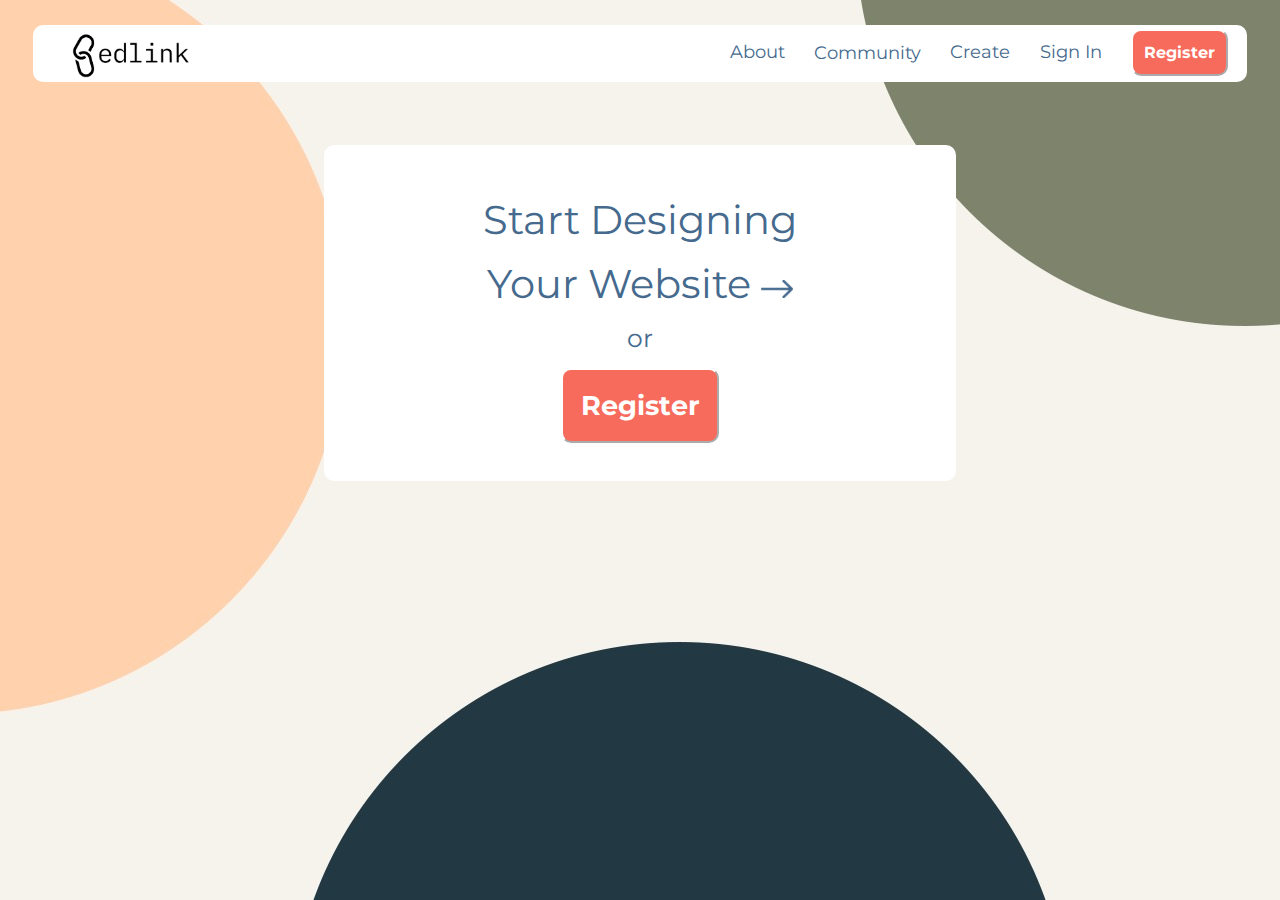
<file: index.html>
<!DOCTYPE html>
<html>
	<head>
        
        <title>Landing Page</title>
       <link rel="stylesheet" type="text/css" href="stylesL.css">
       <link href="https://fonts.googleapis.com/css2?family=Montserrat&display=swap" rel="stylesheet">
       <link rel="icon" href="images/edlink-link.png" type="image/png">
    </head>

    <body style="font-family: 'Montserrat', serif;">
      <div style="font-family: 'Montserrat', serif;"class="banner">
        <img class="logo" src="public.png" onclick="window.location.href='landingpg.html';"> 
        <a class="f" href="https://www.google.com/slides/about/" target="_blank"> About </a>

        <a class="c" href="https://parthean.com" target="_blank"> Community </a>

        <a class="s" href="create.html"> Create </a>

        <a class="si" href="Ed-Link_Parthean_Login.html"> Sign In </a>

        <button type="button" class="r" onclick="window.location.href='Ed-Link_Parthean_Signup.html';"><h1> Register</h1></button>
      </div>
      <div style="font-family: 'Montserrat', serif;"class="box2">
        <div>
          <a class="word2"> Start Designing</a>
          <p></p>
          <a class="word2"> Your Website <img src="public-1.png" class="arrow"></a>
          <p></p>
          <a class="or">or</a>
          <p></p>
        </div>
        <div style="font-family: 'Montserrat', serif;">
          <button type="button" class="block" onclick="window.location.href='Ed-Link_Parthean_Signup.html';"><h1> Register</h1></button>
        </div>
      </div>  
    </body>
</html>
</file>
<file: stylesL.css>
body{
	background-image:url("bg-1.jpeg");
}

.banner{
	background-color:white;
	border-radius:10px;
	vertical-align:middle;
	margin-right:2%;
	color:#456A8E;
	font-size: 18px;
	font-family: 'Montserrat', serif; 
	margin-bottom: 5%;
	margin-top:2%;
	margin-left:2%;

}

.c{
	padding-left:2%;
	padding-bottom:2%;
	padding-right:2%;
	padding-top:0%;
	vertical-align:middle;
	font-family: 'Montserrat', serif;
}
.s{
	
	margin-top:-5%;
	font-family: 'Montserrat', serif;
	
}
.si{
	padding-left:2%;
	padding-bottom:2%;
	padding-right:2%;
	font-family: 'Montserrat', serif;
}

.logo{
	height:5%;
	width:10%;
	padding-left: 3%;
	vertical-align: middle;
	
}

.f{
	padding-left:44%;
	padding-bottom:2%;
	font-family: 'Montserrat', serif;

}

.r{
	background-color:#F76B5C;
	border-radius: 10px;
	height:1%;
	width:8%;
	font-size:8px;
	font-family: 'Montserrat', serif;
	color:white;
	border-color:white;
	box-shadow: none;
}

a:link {
  color: #456A8E;
  background-color: transparent;
  text-decoration: none;
}

a:visited {
  color: #456A8E;
  background-color: transparent;
  text-decoration: none;
}

a:hover {
  color: black;
  background-color: transparent;
  text-decoration: none;
}

.box2{
	background-color:white;
	font-size:150px;
	width:50%; 
	text-align: center;
	border-radius: 10px;
	height:15%;
	padding-top:4%;
	margin-left:25%;
	padding-bottom:3%;
	font-size:15px;
	font-color:#456A8E;

}

.arrow{
	width:5%;
	height:5%;
	padding-bottom:-5%;
}

.block{
	background-color:#F76B5C;
	border-radius: 10px;
	height:5%;
	width:25%;
	font-family: 'Montserrat', serif; 
	color:white;
	border-color:white;

}

.word2{
	color:#456A8E;
	font-size: 40px;
}

.or{
	color:#456A8E;
	font-size: 25px;
}

.css-selector{
	font-family: 'Montserrat', serif;
}
</file>
